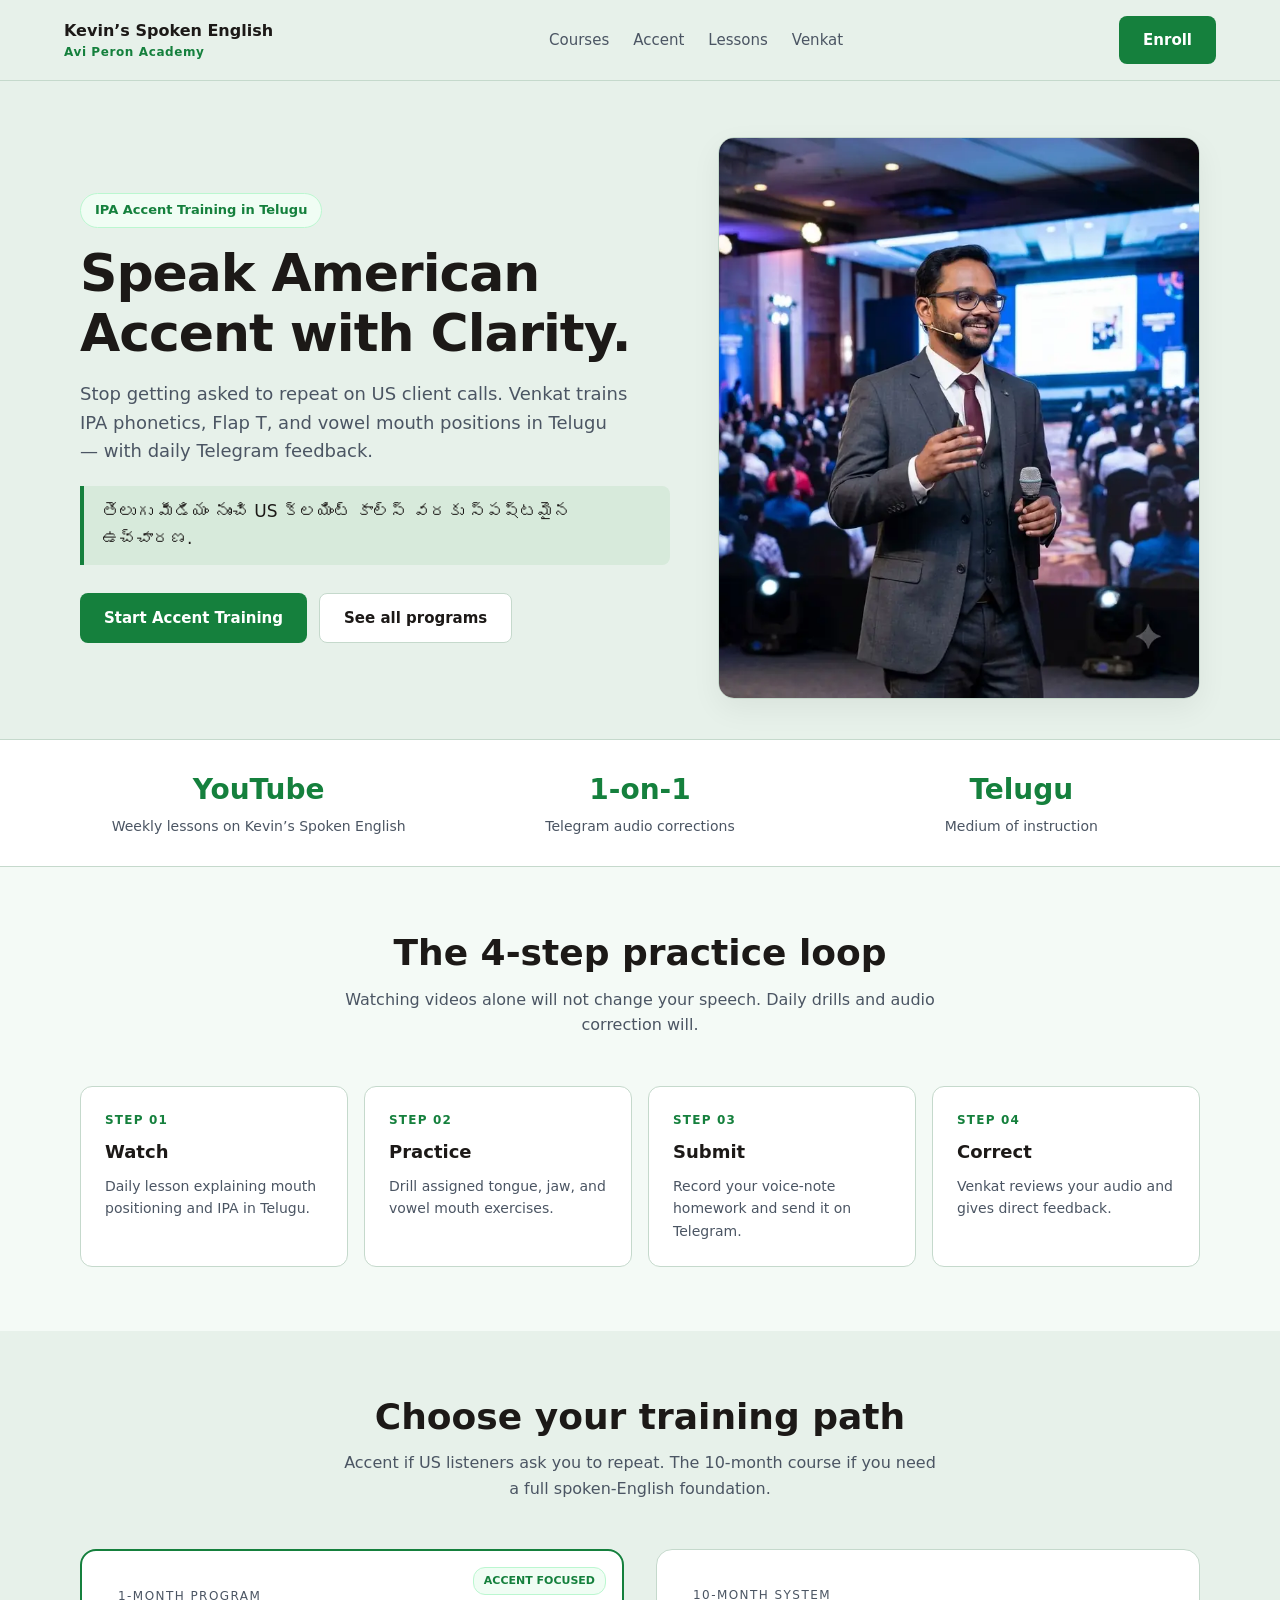
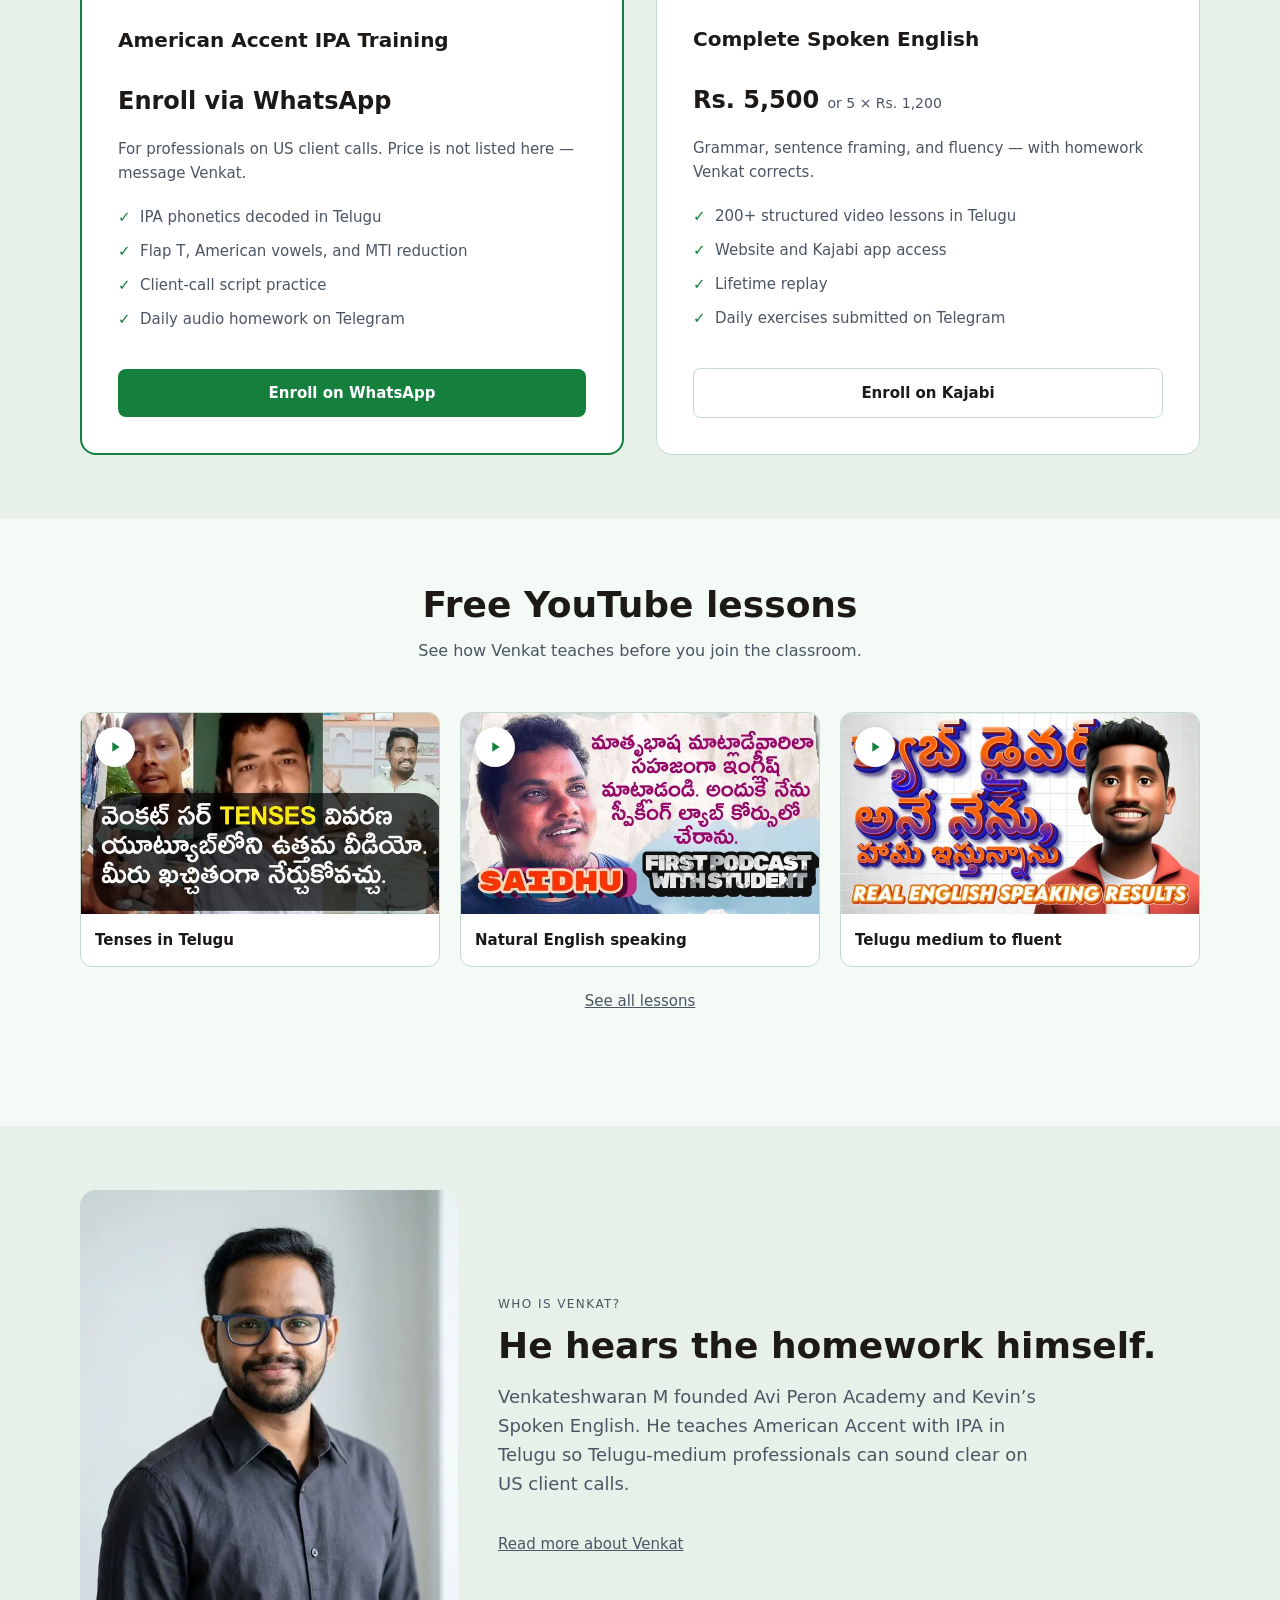
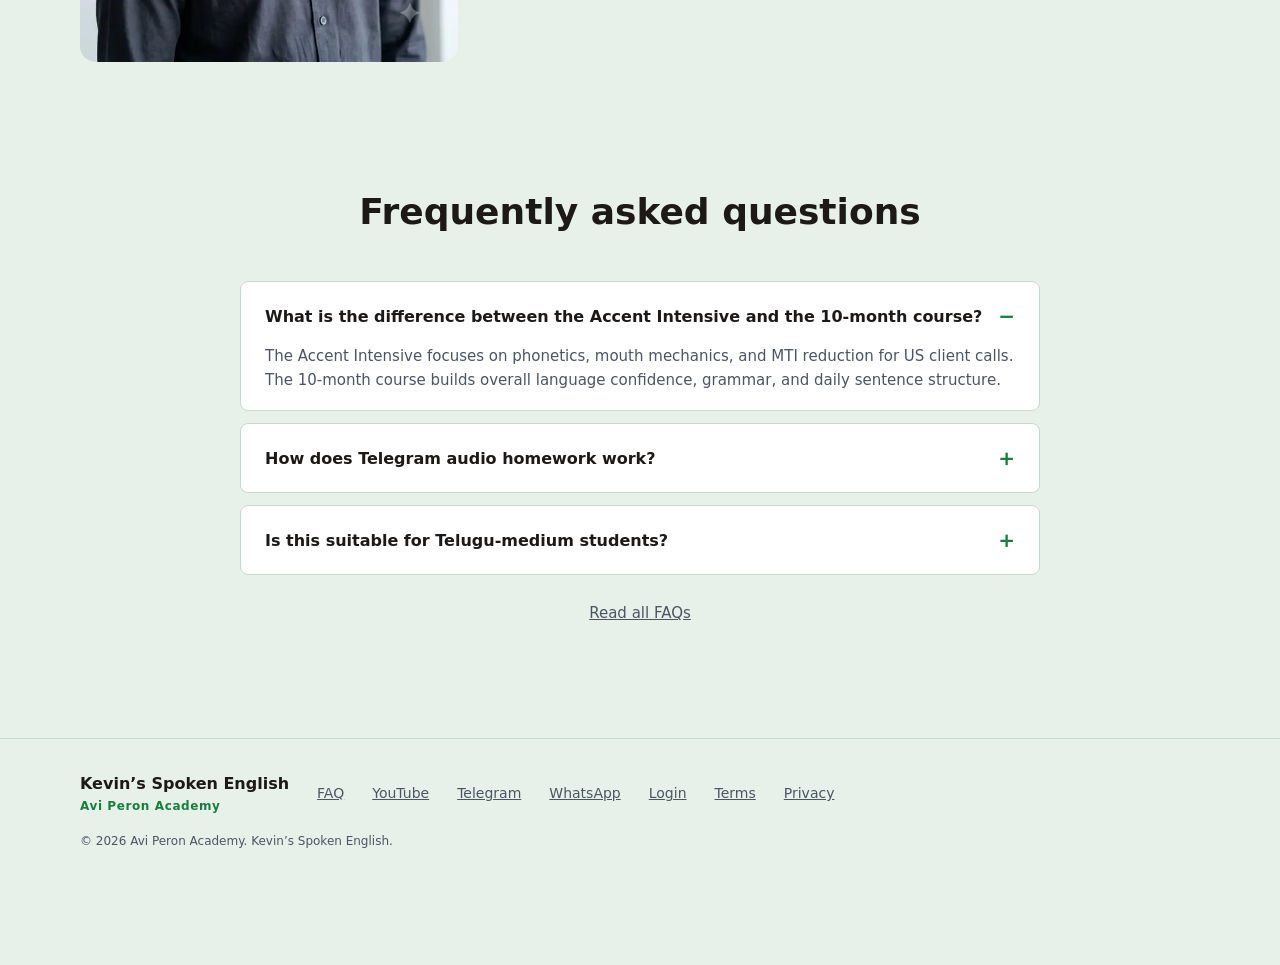
<file: cinematic/index.html>
<!DOCTYPE html>
<html lang="en-IN">
<head>
  <meta charset="UTF-8">
  <meta name="viewport" content="width=device-width, initial-scale=1">
  <title>American Accent Training in Telugu | Kevin's Spoken English</title>
  <meta name="description" content="Master American Accent with IPA in Telugu. Stop getting asked to repeat on US client calls. Homework personally corrected by Venkat on Telegram.">
  <link rel="stylesheet" href="styles.css">
  <link rel="preload" as="image" href="media/hero-stage.webp" type="image/webp" fetchpriority="high">
</head>
<body>
  <header class="nav">
    <a class="brand" href="index.html">
      <b>Kevin’s Spoken English</b>
      <span>Avi Peron Academy</span>
    </a>
    <nav class="nav-links">
      <a href="courses.html">Courses</a>
      <a href="accent.html">Accent</a>
      <a href="lessons.html">Lessons</a>
      <a href="venkat.html">Venkat</a>
    </nav>
    <a class="btn" href="courses.html">Enroll</a>
  </header>

  <main>
    <section class="wrap hero">
      <div>
        <p class="badge">IPA Accent Training in Telugu</p>
        <h1>Speak American Accent with Clarity.</h1>
        <p class="lede">Stop getting asked to repeat on US client calls. Venkat trains IPA phonetics, Flap T, and vowel mouth positions in Telugu — with daily Telegram feedback.</p>
        <p class="te-sub">తెలుగు మీడియం నుంచి US క్లయింట్ కాల్స్ వరకు స్పష్టమైన ఉచ్చారణ.</p>
        <div class="btn-row">
          <a class="btn-wa" href="https://wa.me/919059949657?text=Hi%20Venkat%2C%20I%20want%20to%20enroll%20in%20American%20Accent%20IPA%20Training%20in%20Telugu.">Start Accent Training</a>
          <a class="btn-secondary" href="courses.html">See all programs</a>
        </div>
      </div>
      <div class="hero-media">
        <img src="media/hero-stage.webp" width="720" height="803" alt="Venkat teaching American Accent IPA phonetics to Telugu students" fetchpriority="high">
      </div>
    </section>

    <section class="proof" aria-label="Proof">
      <div class="wrap proof-row">
        <div><b>YouTube</b><span>Weekly lessons on Kevin’s Spoken English</span></div>
        <div><b>1-on-1</b><span>Telegram audio corrections</span></div>
        <div><b>Telugu</b><span>Medium of instruction</span></div>
      </div>
    </section>

    <section class="band" id="method">
      <div class="wrap section">
      <div class="section-title">
        <h2>The 4-step practice loop</h2>
        <p>Watching videos alone will not change your speech. Daily drills and audio correction will.</p>
      </div>
      <div class="steps">
        <article class="step">
          <b>Step 01</b>
          <h3>Watch</h3>
          <p>Daily lesson explaining mouth positioning and IPA in Telugu.</p>
        </article>
        <article class="step">
          <b>Step 02</b>
          <h3>Practice</h3>
          <p>Drill assigned tongue, jaw, and vowel mouth exercises.</p>
        </article>
        <article class="step">
          <b>Step 03</b>
          <h3>Submit</h3>
          <p>Record your voice-note homework and send it on Telegram.</p>
        </article>
        <article class="step">
          <b>Step 04</b>
          <h3>Correct</h3>
          <p>Venkat reviews your audio and gives direct feedback.</p>
        </article>
      </div>
      </div>
    </section>

    <section class="wrap section" id="courses">
      <div class="section-title">
        <h2>Choose your training path</h2>
        <p>Accent if US listeners ask you to repeat. The 10-month course if you need a full spoken-English foundation.</p>
      </div>
      <div class="paths">
        <article class="card featured">
          <p class="tag">Accent focused</p>
          <p class="eyebrow">1-month program</p>
          <h3>American Accent IPA Training</h3>
          <p class="price">Enroll via WhatsApp</p>
          <p class="lede">For professionals on US client calls. Price is not listed here — message Venkat.</p>
          <ul>
            <li>IPA phonetics decoded in Telugu</li>
            <li>Flap T, American vowels, and MTI reduction</li>
            <li>Client-call script practice</li>
            <li>Daily audio homework on Telegram</li>
          </ul>
          <a class="btn-wa btn-full" href="https://wa.me/919059949657?text=Hi%20Venkat%2C%20I%20want%20to%20enroll%20in%20American%20Accent%20IPA%20Training%20in%20Telugu.">Enroll on WhatsApp</a>
        </article>
        <article class="card">
          <p class="eyebrow">10-month system</p>
          <h3>Complete Spoken English</h3>
          <p class="price">Rs. 5,500 <span class="micro">or 5 × Rs. 1,200</span></p>
          <p class="lede">Grammar, sentence framing, and fluency — with homework Venkat corrects.</p>
          <ul>
            <li>200+ structured video lessons in Telugu</li>
            <li>Website and Kajabi app access</li>
            <li>Lifetime replay</li>
            <li>Daily exercises submitted on Telegram</li>
          </ul>
          <a class="btn-secondary btn-full" href="https://www.aviperonacademy.com/kevinsspokenenglishinteluguredirect">Enroll on Kajabi</a>
        </article>
      </div>
    </section>

    <section class="band">
      <div class="wrap section">
      <div class="section-title">
        <h2>Free YouTube lessons</h2>
        <p>See how Venkat teaches before you join the classroom.</p>
      </div>
      <div class="yt">
        <a href="https://www.youtube.com/watch?v=aGidbKS23PA">
          <img src="media/yt-tenses.webp" width="640" height="360" alt="Tenses in Telugu" loading="lazy">
          <span>Tenses in Telugu</span>
        </a>
        <a href="https://www.youtube.com/watch?v=5TQZawKigZc">
          <img src="media/yt-speak.webp" width="640" height="360" alt="Natural English speaking" loading="lazy">
          <span>Natural English speaking</span>
        </a>
        <a href="https://www.youtube.com/watch?v=8cA1cVAwK2M">
          <img src="media/yt-fluent.webp" width="640" height="360" alt="Telugu medium to fluent" loading="lazy">
          <span>Telugu medium to fluent</span>
        </a>
      </div>
      <p class="section-title"><a class="text-link" href="lessons.html">See all lessons</a></p>
      </div>
    </section>

    <section class="wrap section">
      <div class="who">
        <img src="media/venkat-bio.webp" width="640" height="794" alt="Venkat, founder of Avi Peron Academy" loading="lazy">
        <div>
          <p class="eyebrow">Who is Venkat?</p>
          <h2>He hears the homework himself.</h2>
          <p class="lede">Venkateshwaran M founded Avi Peron Academy and Kevin’s Spoken English. He teaches American Accent with IPA in Telugu so Telugu-medium professionals can sound clear on US client calls.</p>
          <a class="text-link" href="venkat.html">Read more about Venkat</a>
        </div>
      </div>
    </section>

    <section class="wrap section">
      <div class="section-title">
        <h2>Frequently asked questions</h2>
      </div>
      <div class="faq">
        <details open>
          <summary>What is the difference between the Accent Intensive and the 10-month course?</summary>
          <p>The Accent Intensive focuses on phonetics, mouth mechanics, and MTI reduction for US client calls. The 10-month course builds overall language confidence, grammar, and daily sentence structure.</p>
        </details>
        <details>
          <summary>How does Telegram audio homework work?</summary>
          <p>After each lesson, you record a short voice note of the assigned drill and send it on Telegram. Venkat listens and gives personal corrections. Homework goes to @aviperon.</p>
        </details>
        <details>
          <summary>Is this suitable for Telugu-medium students?</summary>
          <p>Yes. Lessons and IPA are explained in Telugu so the method is usable from a Telugu-medium school background.</p>
        </details>
      </div>
      <p class="section-title"><a class="text-link" href="faq.html">Read all FAQs</a></p>
    </section>
  </main>

  <footer class="site-footer">
    <div class="wrap foot">
      <p class="brand"><b>Kevin’s Spoken English</b><span>Avi Peron Academy</span></p>
      <a href="faq.html">FAQ</a>
      <a href="https://www.youtube.com/c/KevinsSpokenEnglish">YouTube</a>
      <a href="https://t.me/aviperonacademytelugu">Telegram</a>
      <a href="https://wa.me/919059949657">WhatsApp</a>
      <a href="https://www.aviperonacademy.com/login">Login</a>
      <a href="https://www.aviperonacademy.com/pages/terms">Terms</a>
      <a href="https://www.aviperonacademy.com/pages/privacy-policy">Privacy</a>
    </div>
    <p class="wrap fine">© 2026 Avi Peron Academy. Kevin’s Spoken English.</p>
  </footer>

  <div class="mobile-bar">
    <a class="btn-wa" href="https://wa.me/919059949657?text=Hi%20Venkat%2C%20I%20want%20to%20enroll%20in%20American%20Accent%20IPA%20Training%20in%20Telugu.">Accent</a>
    <a class="btn-secondary" href="https://www.aviperonacademy.com/kevinsspokenenglishinteluguredirect">10-Month Course</a>
  </div>
</body>
</html>
</file>
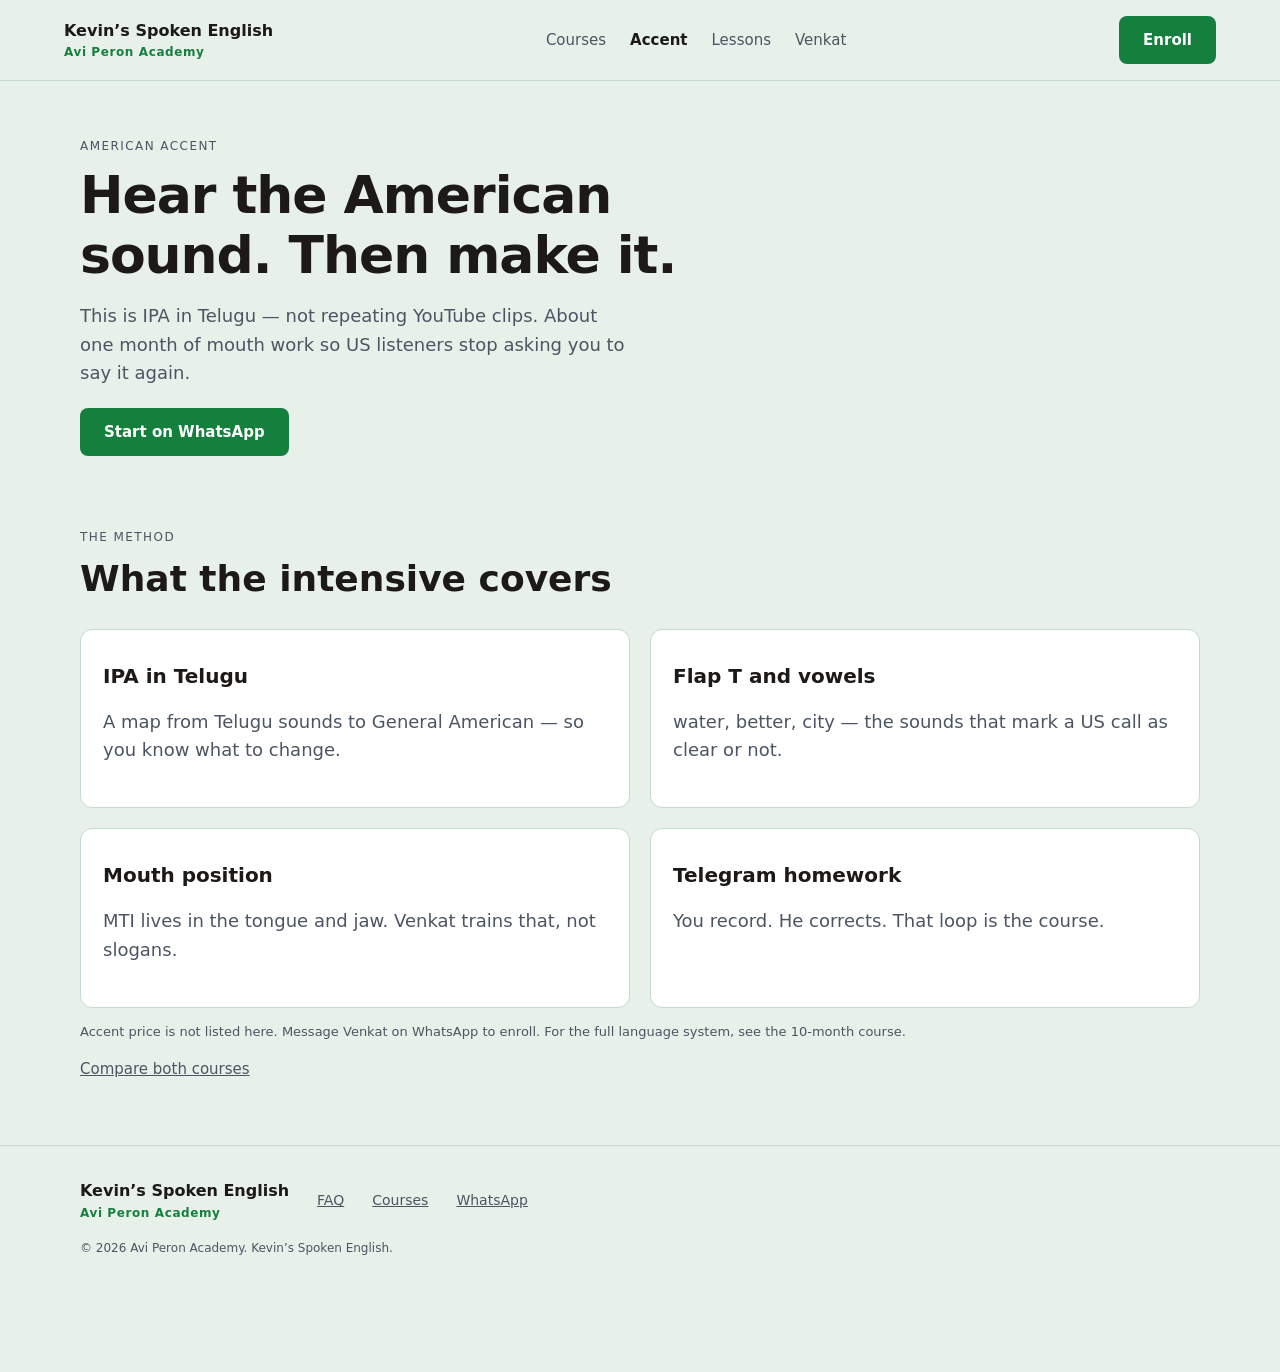
<file: cinematic/accent.html>
<!DOCTYPE html>
<html lang="en-IN">
<head>
  <meta charset="UTF-8">
  <meta name="viewport" content="width=device-width, initial-scale=1">
  <title>American Accent IPA in Telugu | Kevin's Spoken English</title>
  <meta name="description" content="IPA, Flap T, and MTI training in Telugu for US client calls. Enroll with Venkat on WhatsApp.">
  <link rel="stylesheet" href="styles.css">
</head>
<body>
  <header class="nav">
    <a class="brand" href="index.html"><b>Kevin’s Spoken English</b><span>Avi Peron Academy</span></a>
    <nav class="nav-links">
      <a href="courses.html">Courses</a>
      <a class="on" href="accent.html">Accent</a>
      <a href="lessons.html">Lessons</a>
      <a href="venkat.html">Venkat</a>
    </nav>
    <a class="btn" href="https://wa.me/919059949657?text=Hi%20Venkat%2C%20I%20want%20to%20enroll%20in%20American%20Accent%20IPA%20Training%20in%20Telugu.">Enroll</a>
  </header>
  <main class="wrap">
    <section class="page-hero">
      <p class="eyebrow">American Accent</p>
      <h1>Hear the American sound. Then make it.</h1>
      <p class="lede">This is IPA in Telugu — not repeating YouTube clips. About one month of mouth work so US listeners stop asking you to say it again.</p>
      <a class="btn" href="https://wa.me/919059949657?text=Hi%20Venkat%2C%20I%20want%20to%20enroll%20in%20American%20Accent%20IPA%20Training%20in%20Telugu.">Start on WhatsApp</a>
    </section>
    <section class="section">
      <p class="eyebrow">The method</p>
      <h2>What the intensive covers</h2>
      <div class="method">
        <div><h3>IPA in Telugu</h3><p class="lede">A map from Telugu sounds to General American — so you know what to change.</p></div>
        <div><h3>Flap T and vowels</h3><p class="lede">water, better, city — the sounds that mark a US call as clear or not.</p></div>
        <div><h3>Mouth position</h3><p class="lede">MTI lives in the tongue and jaw. Venkat trains that, not slogans.</p></div>
        <div><h3>Telegram homework</h3><p class="lede">You record. He corrects. That loop is the course.</p></div>
      </div>
      <p class="micro">Accent price is not listed here. Message Venkat on WhatsApp to enroll. For the full language system, see the 10-month course.</p>
      <a class="text-link" href="courses.html">Compare both courses</a>
    </section>
  </main>
  <footer class="site-footer">
    <div class="wrap foot">
      <p class="brand"><b>Kevin’s Spoken English</b><span>Avi Peron Academy</span></p>
      <a href="faq.html">FAQ</a>
      <a href="courses.html">Courses</a>
      <a href="https://wa.me/919059949657">WhatsApp</a>
    </div>
    <p class="wrap fine">© 2026 Avi Peron Academy. Kevin’s Spoken English.</p>
  </footer>
  <div class="mobile-bar">
    <a class="btn-ghost" href="https://wa.me/919059949657?text=Hi%20Venkat%2C%20I%20want%20to%20enroll%20in%20American%20Accent%20IPA%20Training%20in%20Telugu.">Accent</a>
    <a class="btn" href="https://www.aviperonacademy.com/kevinsspokenenglishinteluguredirect">10-Month Course</a>
  </div>
</body>
</html>
</file>
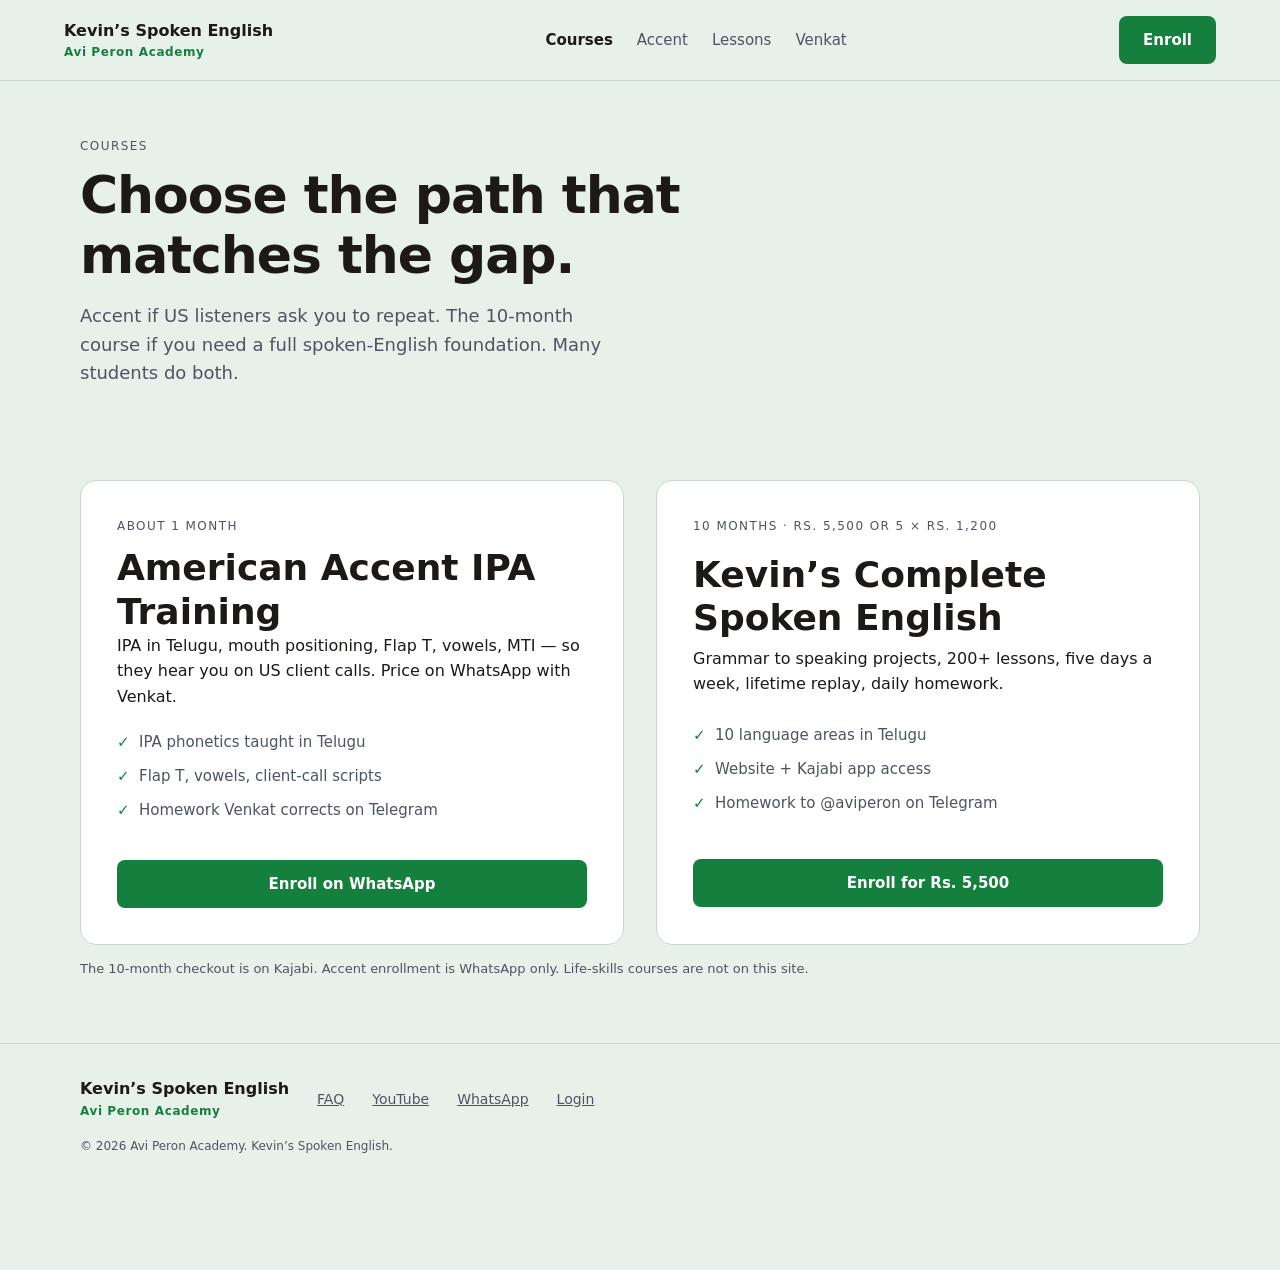
<file: cinematic/courses.html>
<!DOCTYPE html>
<html lang="en-IN">
<head>
  <meta charset="UTF-8">
  <meta name="viewport" content="width=device-width, initial-scale=1">
  <title>Courses | Kevin's Spoken English</title>
  <meta name="description" content="American Accent IPA Training in Telugu, and Kevin’s Complete Spoken English — 10 months, Rs. 5,500.">
  <link rel="stylesheet" href="styles.css">
</head>
<body>
  <header class="nav">
    <a class="brand" href="index.html"><b>Kevin’s Spoken English</b><span>Avi Peron Academy</span></a>
    <nav class="nav-links">
      <a class="on" href="courses.html">Courses</a>
      <a href="accent.html">Accent</a>
      <a href="lessons.html">Lessons</a>
      <a href="venkat.html">Venkat</a>
    </nav>
    <a class="btn" href="courses.html">Enroll</a>
  </header>
  <main class="wrap">
    <section class="page-hero">
      <p class="eyebrow">Courses</p>
      <h1>Choose the path that matches the gap.</h1>
      <p class="lede">Accent if US listeners ask you to repeat. The 10-month course if you need a full spoken-English foundation. Many students do both.</p>
    </section>
    <section class="section">
      <div class="paths">
        <article class="card">
          <p class="eyebrow">About 1 month</p>
          <h2>American Accent IPA Training</h2>
          <p>IPA in Telugu, mouth positioning, Flap T, vowels, MTI — so they hear you on US client calls. Price on WhatsApp with Venkat.</p>
          <ul>
            <li>IPA phonetics taught in Telugu</li>
            <li>Flap T, vowels, client-call scripts</li>
            <li>Homework Venkat corrects on Telegram</li>
          </ul>
          <a class="btn" href="https://wa.me/919059949657?text=Hi%20Venkat%2C%20I%20want%20to%20enroll%20in%20American%20Accent%20IPA%20Training%20in%20Telugu.">Enroll on WhatsApp</a>
        </article>
        <article class="card">
          <p class="eyebrow">10 months · Rs. 5,500 or 5 × Rs. 1,200</p>
          <h2>Kevin’s Complete Spoken English</h2>
          <p>Grammar to speaking projects, 200+ lessons, five days a week, lifetime replay, daily homework.</p>
          <ul>
            <li>10 language areas in Telugu</li>
            <li>Website + Kajabi app access</li>
            <li>Homework to @aviperon on Telegram</li>
          </ul>
          <a class="btn" href="https://www.aviperonacademy.com/kevinsspokenenglishinteluguredirect">Enroll for Rs. 5,500</a>
        </article>
      </div>
      <p class="micro">The 10-month checkout is on Kajabi. Accent enrollment is WhatsApp only. Life-skills courses are not on this site.</p>
    </section>
  </main>
  <footer class="site-footer">
    <div class="wrap foot">
      <p class="brand"><b>Kevin’s Spoken English</b><span>Avi Peron Academy</span></p>
      <a href="faq.html">FAQ</a>
      <a href="https://www.youtube.com/c/KevinsSpokenEnglish">YouTube</a>
      <a href="https://wa.me/919059949657">WhatsApp</a>
      <a href="https://www.aviperonacademy.com/login">Login</a>
    </div>
    <p class="wrap fine">© 2026 Avi Peron Academy. Kevin’s Spoken English.</p>
  </footer>
  <div class="mobile-bar">
    <a class="btn-ghost" href="https://wa.me/919059949657?text=Hi%20Venkat%2C%20I%20want%20to%20enroll%20in%20American%20Accent%20IPA%20Training%20in%20Telugu.">Accent</a>
    <a class="btn" href="https://www.aviperonacademy.com/kevinsspokenenglishinteluguredirect">10-Month Course</a>
  </div>
</body>
</html>
</file>
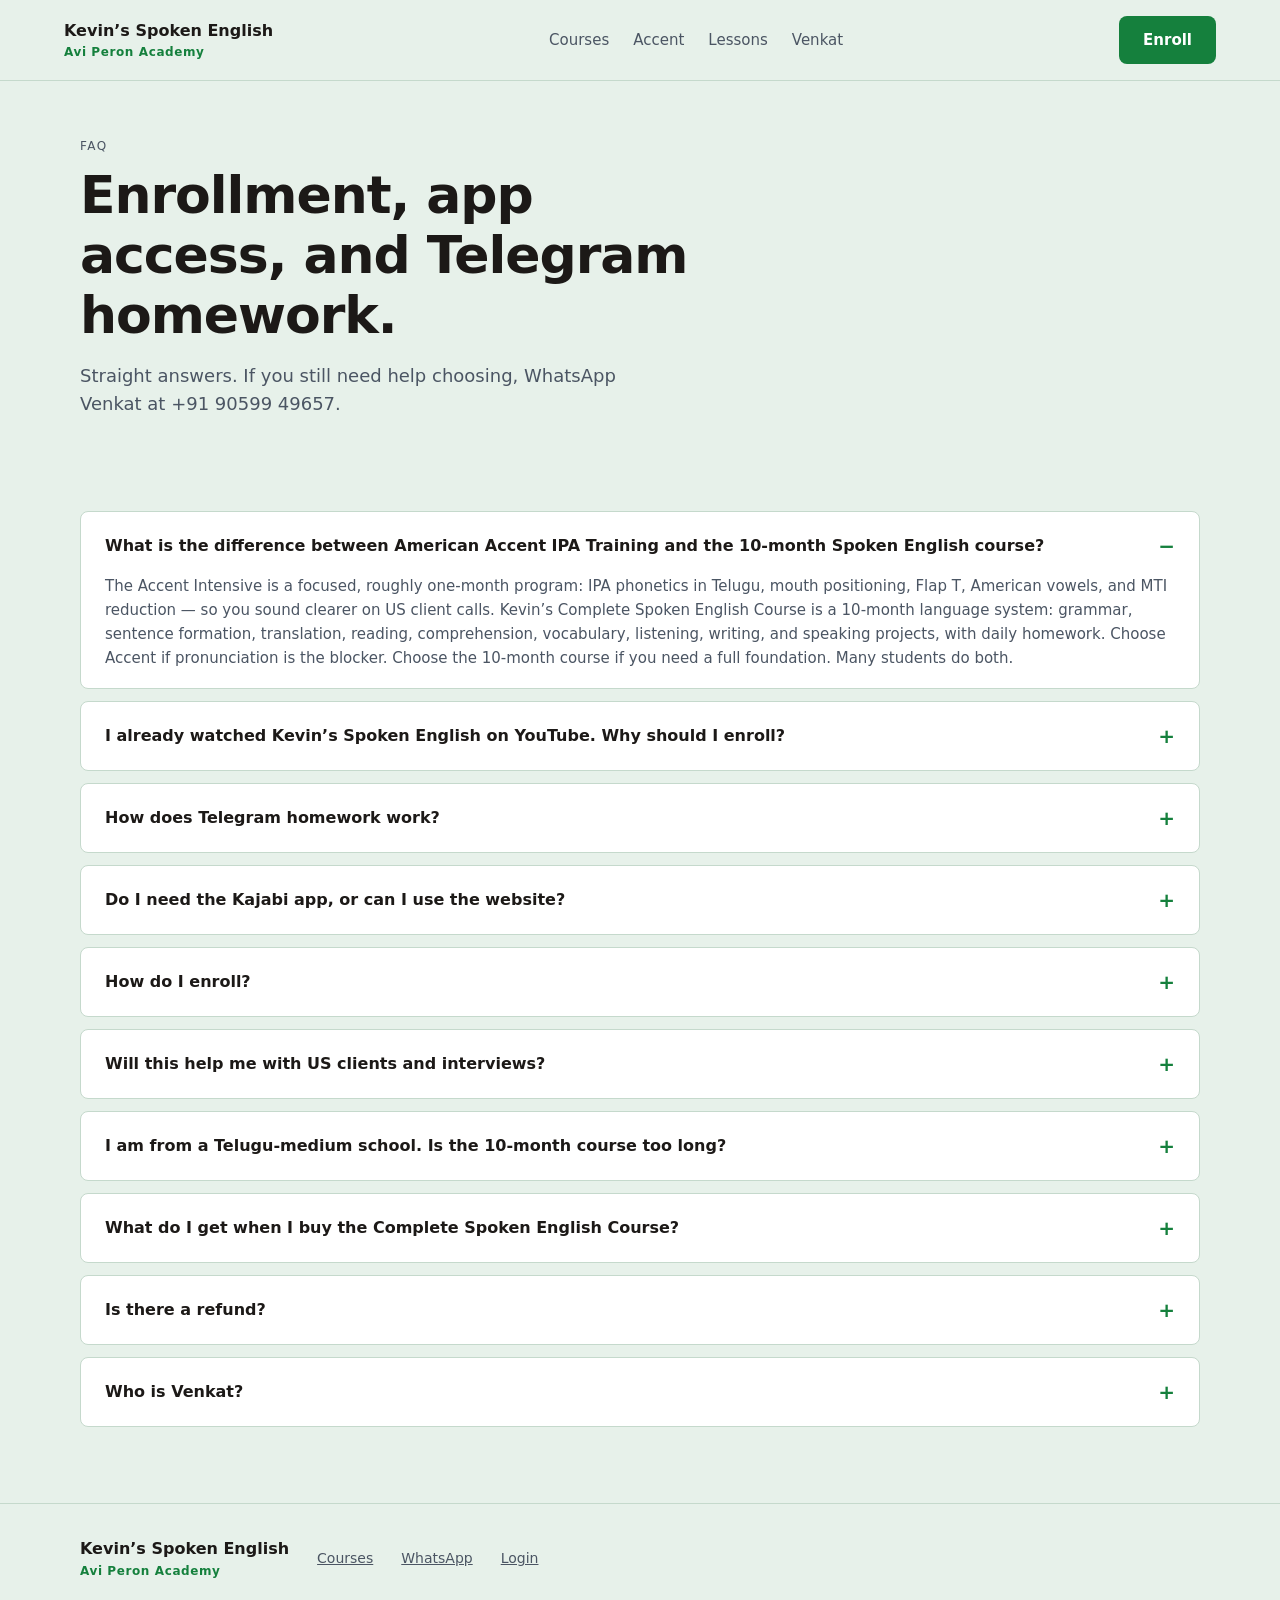
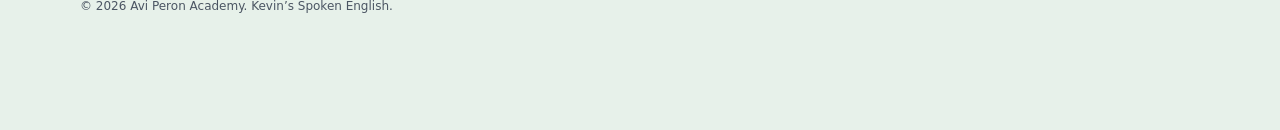
<file: cinematic/faq.html>
<!DOCTYPE html>
<html lang="en-IN">
<head>
  <meta charset="UTF-8">
  <meta name="viewport" content="width=device-width, initial-scale=1">
  <title>FAQ | Kevin's Spoken English</title>
  <meta name="description" content="Accent vs 10-month course, Telegram homework, Kajabi app, enrollment, and refunds.">
  <link rel="stylesheet" href="styles.css">
</head>
<body>
  <header class="nav">
    <a class="brand" href="index.html"><b>Kevin’s Spoken English</b><span>Avi Peron Academy</span></a>
    <nav class="nav-links">
      <a href="courses.html">Courses</a>
      <a href="accent.html">Accent</a>
      <a href="lessons.html">Lessons</a>
      <a href="venkat.html">Venkat</a>
    </nav>
    <a class="btn" href="courses.html">Enroll</a>
  </header>
  <main class="wrap">
    <section class="page-hero">
      <p class="eyebrow">FAQ</p>
      <h1>Enrollment, app access, and Telegram homework.</h1>
      <p class="lede">Straight answers. If you still need help choosing, WhatsApp Venkat at +91 90599 49657.</p>
    </section>
    <section class="section">
      <details open>
        <summary>What is the difference between American Accent IPA Training and the 10-month Spoken English course?</summary>
        <p>The Accent Intensive is a focused, roughly one-month program: IPA phonetics in Telugu, mouth positioning, Flap T, American vowels, and MTI reduction — so you sound clearer on US client calls. Kevin’s Complete Spoken English Course is a 10-month language system: grammar, sentence formation, translation, reading, comprehension, vocabulary, listening, writing, and speaking projects, with daily homework. Choose Accent if pronunciation is the blocker. Choose the 10-month course if you need a full foundation. Many students do both.</p>
      </details>
      <details>
        <summary>I already watched Kevin’s Spoken English on YouTube. Why should I enroll?</summary>
        <p>YouTube teaches the idea. Enrollment gives you the sequenced classroom, lifetime replay, and daily homework that Venkat personally corrects on Telegram. Watching is optional education. Submission is what changes your speech.</p>
      </details>
      <details>
        <summary>How does Telegram homework work?</summary>
        <p>After each class, you complete the assigned drill and submit it on Telegram for correction by Venkat (@aviperon). Feedback is on your work. There is also a Telugu community at t.me/aviperonacademytelugu.</p>
      </details>
      <details>
        <summary>Do I need the Kajabi app, or can I use the website?</summary>
        <p>Both. After you pay and register, you receive account access. You can watch on the Avi Peron Academy website or on the mobile app. The 10-month calendar is the teaching pace, not an expiry date on your login.</p>
      </details>
      <details>
        <summary>How do I enroll?</summary>
        <p>American Accent IPA Training enrolls on WhatsApp. Kevin’s Complete Spoken English is Rs. 5,500 one-time or five EMIs of Rs. 1,200 on Kajabi. If you are unsure which program fits, WhatsApp +91 90599 49657.</p>
      </details>
      <details>
        <summary>Will this help me with US clients and interviews?</summary>
        <p>It is built for Telugu speakers who must be understood in professional English — including US client calls, accent-sensitive roles, and interviews. IPA targets clarity. The 10-month course targets accuracy and fluency.</p>
      </details>
      <details>
        <summary>I am from a Telugu-medium school. Is the 10-month course too long?</summary>
        <p>Thirty-day courses sell hope. This course covers the foundation those years of school did not, taught in Telugu, practised as homework. Lifetime access means you can replay after the 10 months end.</p>
      </details>
      <details>
        <summary>What do I get when I buy the Complete Spoken English Course?</summary>
        <p>Access to 200+ lessons, website and app access for life, a 10-month teaching schedule (5 days a week), and homework correction. Fluency is guaranteed if you attend the work and submit homework — not if you only purchase.</p>
      </details>
      <details>
        <summary>Is there a refund?</summary>
        <p>No. This is a commitment-based classroom. Join if you are prepared to do the homework.</p>
      </details>
      <details>
        <summary>Who is Venkat?</summary>
        <p>Venkat (Venkateshwaran M) is the founder of Avi Peron Academy and the instructor behind Kevin’s Spoken English. He teaches in Telugu and corrects homework himself.</p>
      </details>
    </section>
  </main>
  <footer class="site-footer">
    <div class="wrap foot">
      <p class="brand"><b>Kevin’s Spoken English</b><span>Avi Peron Academy</span></p>
      <a href="courses.html">Courses</a>
      <a href="https://wa.me/919059949657">WhatsApp</a>
      <a href="https://www.aviperonacademy.com/login">Login</a>
    </div>
    <p class="wrap fine">© 2026 Avi Peron Academy. Kevin’s Spoken English.</p>
  </footer>
  <div class="mobile-bar">
    <a class="btn-ghost" href="https://wa.me/919059949657?text=Hi%20Venkat%2C%20I%20want%20to%20enroll%20in%20American%20Accent%20IPA%20Training%20in%20Telugu.">Accent</a>
    <a class="btn" href="https://www.aviperonacademy.com/kevinsspokenenglishinteluguredirect">10-Month Course</a>
  </div>
</body>
</html>
</file>
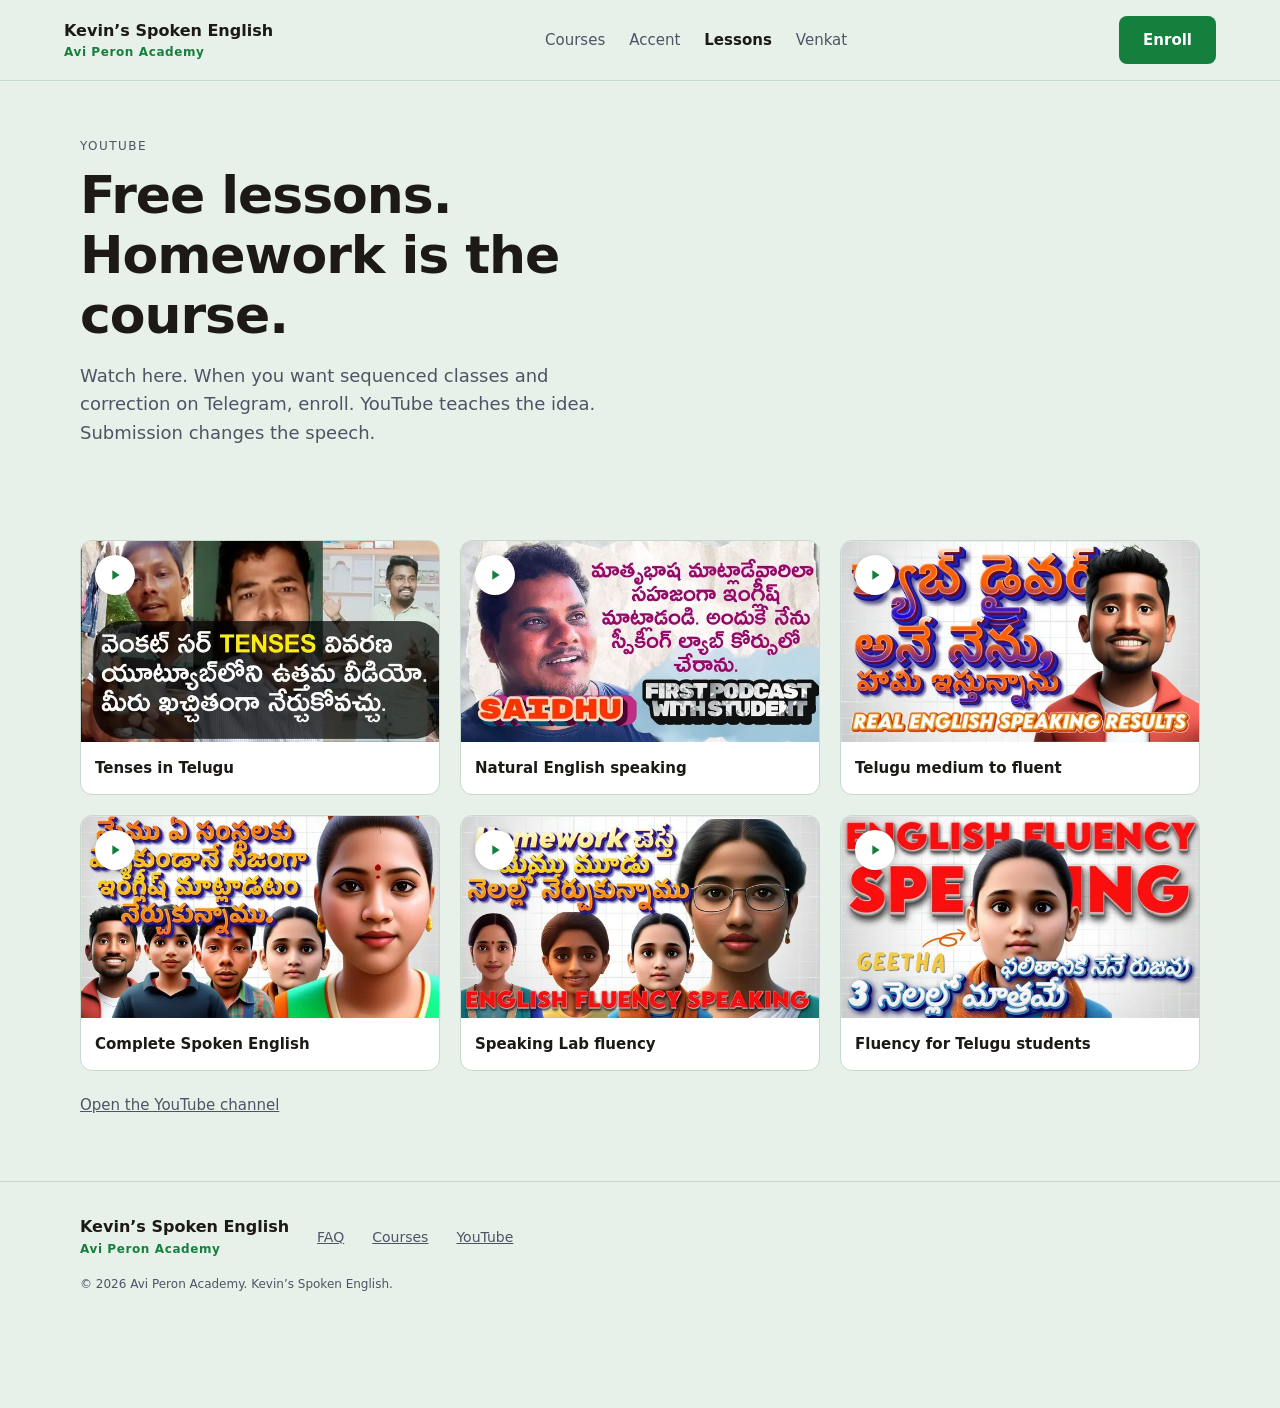
<file: cinematic/lessons.html>
<!DOCTYPE html>
<html lang="en-IN">
<head>
  <meta charset="UTF-8">
  <meta name="viewport" content="width=device-width, initial-scale=1">
  <title>Free lessons | Kevin's Spoken English</title>
  <meta name="description" content="Free Kevin’s Spoken English lessons on YouTube. Enroll when you want daily homework from Venkat.">
  <link rel="stylesheet" href="styles.css">
</head>
<body>
  <header class="nav">
    <a class="brand" href="index.html"><b>Kevin’s Spoken English</b><span>Avi Peron Academy</span></a>
    <nav class="nav-links">
      <a href="courses.html">Courses</a>
      <a href="accent.html">Accent</a>
      <a class="on" href="lessons.html">Lessons</a>
      <a href="venkat.html">Venkat</a>
    </nav>
    <a class="btn" href="courses.html">Enroll</a>
  </header>
  <main class="wrap">
    <section class="page-hero">
      <p class="eyebrow">YouTube</p>
      <h1>Free lessons. Homework is the course.</h1>
      <p class="lede">Watch here. When you want sequenced classes and correction on Telegram, enroll. YouTube teaches the idea. Submission changes the speech.</p>
    </section>
    <section class="section">
      <div class="yt">
        <a href="https://www.youtube.com/watch?v=aGidbKS23PA">
          <img src="media/yt-tenses.webp" width="640" height="360" alt="Tenses in Telugu">
          <span>Tenses in Telugu</span>
        </a>
        <a href="https://www.youtube.com/watch?v=5TQZawKigZc">
          <img src="media/yt-speak.webp" width="640" height="360" alt="Natural English speaking" loading="lazy">
          <span>Natural English speaking</span>
        </a>
        <a href="https://www.youtube.com/watch?v=8cA1cVAwK2M">
          <img src="media/yt-fluent.webp" width="640" height="360" alt="Telugu medium to fluent" loading="lazy">
          <span>Telugu medium to fluent</span>
        </a>
        <a href="https://www.youtube.com/watch?v=aSjN8jlffY4">
          <img src="media/yt-course.webp" width="640" height="360" alt="Complete Spoken English" loading="lazy">
          <span>Complete Spoken English</span>
        </a>
        <a href="https://www.youtube.com/watch?v=JWqylkCuRIQ">
          <img src="media/yt-lab.webp" width="640" height="360" alt="Speaking Lab fluency" loading="lazy">
          <span>Speaking Lab fluency</span>
        </a>
        <a href="https://www.youtube.com/watch?v=rbrtAsfa5Dc">
          <img src="media/yt-flow.webp" width="640" height="360" alt="Fluency for Telugu students" loading="lazy">
          <span>Fluency for Telugu students</span>
        </a>
      </div>
      <a class="text-link" href="https://www.youtube.com/c/KevinsSpokenEnglish">Open the YouTube channel</a>
    </section>
  </main>
  <footer class="site-footer">
    <div class="wrap foot">
      <p class="brand"><b>Kevin’s Spoken English</b><span>Avi Peron Academy</span></p>
      <a href="faq.html">FAQ</a>
      <a href="courses.html">Courses</a>
      <a href="https://www.youtube.com/c/KevinsSpokenEnglish">YouTube</a>
    </div>
    <p class="wrap fine">© 2026 Avi Peron Academy. Kevin’s Spoken English.</p>
  </footer>
  <div class="mobile-bar">
    <a class="btn-ghost" href="https://wa.me/919059949657?text=Hi%20Venkat%2C%20I%20want%20to%20enroll%20in%20American%20Accent%20IPA%20Training%20in%20Telugu.">Accent</a>
    <a class="btn" href="https://www.aviperonacademy.com/kevinsspokenenglishinteluguredirect">10-Month Course</a>
  </div>
</body>
</html>
</file>
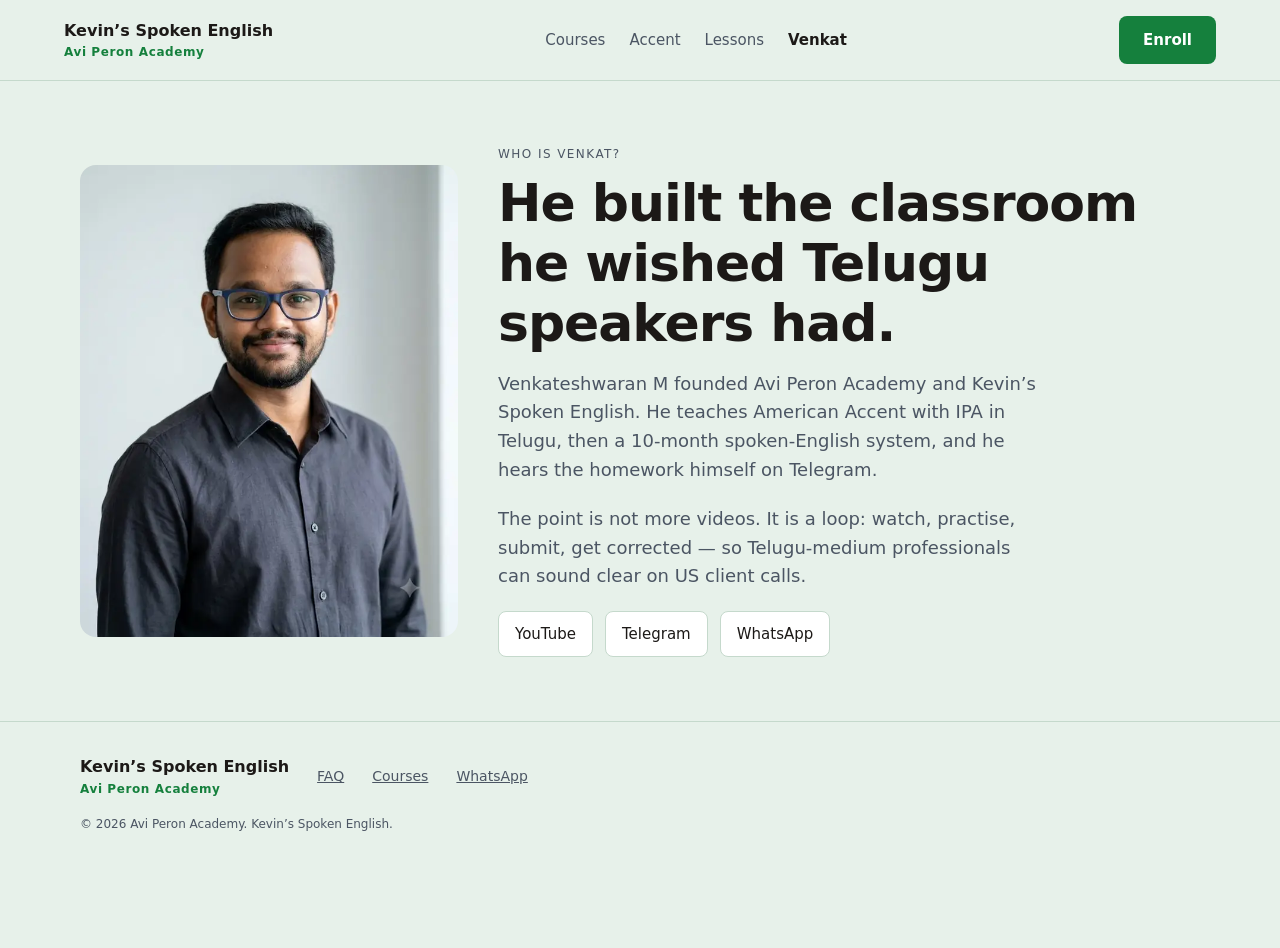
<file: cinematic/venkat.html>
<!DOCTYPE html>
<html lang="en-IN">
<head>
  <meta charset="UTF-8">
  <meta name="viewport" content="width=device-width, initial-scale=1">
  <title>Who is Venkat | Kevin's Spoken English</title>
  <meta name="description" content="Venkateshwaran M founded Avi Peron Academy and Kevin’s Spoken English. He teaches IPA and spoken English in Telugu, and corrects homework himself.">
  <link rel="stylesheet" href="styles.css">
</head>
<body>
  <header class="nav">
    <a class="brand" href="index.html"><b>Kevin’s Spoken English</b><span>Avi Peron Academy</span></a>
    <nav class="nav-links">
      <a href="courses.html">Courses</a>
      <a href="accent.html">Accent</a>
      <a href="lessons.html">Lessons</a>
      <a class="on" href="venkat.html">Venkat</a>
    </nav>
    <a class="btn" href="courses.html">Enroll</a>
  </header>
  <main class="wrap section">
    <div class="who">
      <img src="media/venkat-bio.webp" width="640" height="794" alt="Venkat, founder of Avi Peron Academy" fetchpriority="high">
      <div>
        <p class="eyebrow">Who is Venkat?</p>
        <h1>He built the classroom he wished Telugu speakers had.</h1>
        <p class="lede">Venkateshwaran M founded Avi Peron Academy and Kevin’s Spoken English. He teaches American Accent with IPA in Telugu, then a 10-month spoken-English system, and he hears the homework himself on Telegram.</p>
        <p class="lede">The point is not more videos. It is a loop: watch, practise, submit, get corrected — so Telugu-medium professionals can sound clear on US client calls.</p>
        <div class="social">
          <a href="https://www.youtube.com/c/KevinsSpokenEnglish">YouTube</a>
          <a href="https://t.me/aviperonacademytelugu">Telegram</a>
          <a href="https://wa.me/919059949657">WhatsApp</a>
        </div>
      </div>
    </div>
  </main>
  <footer class="site-footer">
    <div class="wrap foot">
      <p class="brand"><b>Kevin’s Spoken English</b><span>Avi Peron Academy</span></p>
      <a href="faq.html">FAQ</a>
      <a href="courses.html">Courses</a>
      <a href="https://wa.me/919059949657">WhatsApp</a>
    </div>
    <p class="wrap fine">© 2026 Avi Peron Academy. Kevin’s Spoken English.</p>
  </footer>
  <div class="mobile-bar">
    <a class="btn-ghost" href="https://wa.me/919059949657?text=Hi%20Venkat%2C%20I%20want%20to%20enroll%20in%20American%20Accent%20IPA%20Training%20in%20Telugu.">Accent</a>
    <a class="btn" href="https://www.aviperonacademy.com/kevinsspokenenglishinteluguredirect">10-Month Course</a>
  </div>
</body>
</html>
</file>
<file: cinematic/styles.css>
:root {
  --bg: #e7f1ea;
  --card: #fff;
  --ink: #1c1917;
  --muted: #4b5563;
  --line: #c5d9cc;
  --fill: #d7eadb;
  --primary: #15803d;
  --primary-hover: #166534;
  --btn: var(--primary);
  --btn-text: #fff;
  --font: system-ui, -apple-system, "Segoe UI", Roboto, "Noto Sans", "Noto Sans Telugu", sans-serif;
}
*, *::before, *::after { box-sizing: border-box; margin: 0; padding: 0; }
html { scroll-behavior: smooth; }
body {
  background: var(--bg);
  color: var(--ink);
  font-family: var(--font);
  line-height: 1.6;
  padding-bottom: 90px;
}
img { display: block; max-width: 100%; height: auto; }
a { color: inherit; }
.wrap { width: min(1120px, calc(100% - 40px)); margin: 0 auto; }

.nav {
  position: sticky; top: 0; z-index: 50;
  display: flex; align-items: center; justify-content: space-between;
  gap: 16px; padding: 16px 5vw;
  background: var(--bg);
  border-bottom: 1px solid var(--line);
}
.brand { display: flex; flex-direction: column; text-decoration: none; }
.brand b { font-size: 16px; }
.brand span { font-size: 12px; color: var(--primary); font-weight: 700; letter-spacing: 0.05em; }
.nav-links { display: flex; gap: 24px; }
.nav-links a { text-decoration: none; color: var(--muted); font-size: 15px; font-weight: 500; }
.nav-links a.on { color: var(--ink); font-weight: 650; }

.btn, .btn-ghost, .btn-wa, .btn-secondary {
  display: inline-flex; align-items: center; justify-content: center;
  padding: 12px 24px; text-decoration: none; font-weight: 700; font-size: 15px;
  border-radius: 8px;
}
.btn { background: var(--primary); color: #fff; }
.btn:hover { background: var(--primary-hover); }
.btn-wa { background: var(--primary); color: #fff; }
.btn-wa:hover { background: var(--primary-hover); }
.btn-ghost, .btn-secondary {
  border: 1px solid var(--line); background: #fff; color: var(--ink);
}
.btn-row { display: flex; flex-wrap: wrap; gap: 12px; }
.btn-full { width: 100%; }
.text-link { display: inline-block; margin-top: 14px; color: var(--muted); font-size: 15px; }

.hero {
  display: grid; grid-template-columns: 1.1fr 0.9fr;
  gap: 48px; align-items: center;
  padding: 56px 0 40px;
}
.page-hero { padding: 56px 0 8px; }
.badge {
  display: inline-block; padding: 6px 14px; border-radius: 20px;
  background: #f0fdf4; border: 1px solid #bbf7d0;
  color: var(--primary); font-size: 13px; font-weight: 700; margin-bottom: 16px;
}
h1 { font-size: clamp(34px, 4.5vw, 52px); line-height: 1.15; font-weight: 800; letter-spacing: -0.02em; max-width: 18ch; }
h2 { font-size: clamp(26px, 3.2vw, 36px); line-height: 1.2; font-weight: 800; }
h3 { font-size: 20px; margin: 8px 0 10px; }
.lede { color: var(--muted); font-size: 18px; max-width: 48ch; margin: 16px 0 20px; }
.te-sub {
  font-size: 17px; margin: 0 0 28px;
  background: var(--fill); padding: 12px 18px;
  border-left: 4px solid var(--primary); border-radius: 0 8px 8px 0;
}
.hero-media {
  border-radius: 16px; overflow: hidden;
  border: 1px solid var(--line);
  box-shadow: 0 10px 30px rgba(0, 0, 0, 0.06);
}
.hero-media img {
  width: 100%; height: min(560px, 72vh);
  object-fit: cover; object-position: center 18%;
}

.proof { background: #fff; border-top: 1px solid var(--line); border-bottom: 1px solid var(--line); }
.proof-row {
  display: grid; grid-template-columns: repeat(3, 1fr);
  gap: 24px; padding: 28px 0; text-align: center;
}
.proof-row b { display: block; font-size: 28px; font-weight: 800; color: var(--primary); }
.proof-row span { color: var(--muted); font-size: 14px; font-weight: 500; }

.section { padding: 64px 0; }
.band { background: #f4faf6; }
.section-title { text-align: center; max-width: 600px; margin: 0 auto 48px; }
.section-title p { color: var(--muted); font-size: 16px; margin-top: 12px; }
.eyebrow { font-size: 12px; letter-spacing: 0.12em; text-transform: uppercase; color: var(--muted); margin-bottom: 10px; }
.micro { margin-top: 14px; color: var(--muted); font-size: 13px; }

.steps { display: grid; grid-template-columns: repeat(4, 1fr); gap: 16px; }
.step {
  background: var(--card); border: 1px solid var(--line);
  padding: 24px; border-radius: 12px;
}
.step b { display: block; font-size: 12px; font-weight: 800; color: var(--primary); letter-spacing: 0.1em; text-transform: uppercase; margin-bottom: 8px; }
.step h3 { font-size: 18px; margin: 0 0 8px; }
.step p { font-size: 14px; color: var(--muted); }

.paths { display: grid; grid-template-columns: 1fr 1fr; gap: 32px; }
.card {
  background: var(--card); border: 1px solid var(--line);
  border-radius: 16px; padding: 36px;
  display: flex; flex-direction: column; justify-content: space-between;
  position: relative;
}
.card.featured { border: 2px solid var(--primary); }
.tag {
  position: absolute; top: 16px; right: 16px;
  background: #f0fdf4; color: var(--primary); border: 1px solid #bbf7d0;
  font-size: 11px; font-weight: 800; padding: 4px 10px; border-radius: 12px; text-transform: uppercase;
}
.price { font-size: 24px; font-weight: 800; margin: 16px 0; }
.price span { margin: 0; font-size: 14px; font-weight: 400; color: var(--muted); }
.card .lede { font-size: 15px; margin: 0; }
.card ul { list-style: none; margin: 20px 0 28px; }
.card li { font-size: 15px; color: var(--muted); margin-bottom: 10px; padding-left: 22px; position: relative; }
.card li::before { content: "✓"; position: absolute; left: 0; color: var(--primary); font-weight: 700; }

.yt {
  display: grid; grid-template-columns: repeat(3, 1fr);
  gap: 20px; margin: 0 0 8px;
}
.yt a {
  position: relative; text-decoration: none; background: var(--card);
  border: 1px solid var(--line); border-radius: 12px; overflow: hidden;
}
.yt img { width: 100%; aspect-ratio: 16 / 9; object-fit: cover; }
.yt a::after {
  content: ""; position: absolute; left: 14px; top: 14px;
  width: 40px; height: 40px; border-radius: 50%;
  background: #fff url("data:image/svg+xml,%3Csvg xmlns='http://www.w3.org/2000/svg' viewBox='0 0 24 24'%3E%3Cpath fill='%2315803d' d='M8 5v14l11-7z'/%3E%3C/svg%3E") center/16px no-repeat;
  box-shadow: 0 2px 10px rgba(0,0,0,.2);
}
.yt span { display: block; padding: 14px; font-size: 15px; font-weight: 600; }

.who { display: grid; grid-template-columns: 0.7fr 1.3fr; gap: 40px; align-items: center; }
.who img { width: 100%; aspect-ratio: 4 / 5; object-fit: cover; object-position: center top; border-radius: 16px; }

.method { display: grid; grid-template-columns: 1fr 1fr; gap: 20px; margin-top: 28px; }
.method div { padding: 22px; border: 1px solid var(--line); border-radius: 12px; background: var(--card); }

.social { display: flex; flex-wrap: wrap; gap: 12px; margin-top: 20px; }
.social a {
  padding: 10px 16px; border: 1px solid var(--line); text-decoration: none; font-size: 15px; border-radius: 8px; background: #fff;
}

.faq { max-width: 800px; margin: 0 auto; }
details {
  background: var(--card); border: 1px solid var(--line);
  border-radius: 8px; margin-bottom: 12px; padding: 18px 24px;
}
details summary {
  cursor: pointer; font-weight: 700; font-size: 16px; list-style: none;
  display: flex; justify-content: space-between; align-items: center; gap: 12px;
}
details summary::-webkit-details-marker { display: none; }
details summary::after { content: "+"; font-size: 20px; color: var(--primary); }
details[open] summary::after { content: "−"; }
details p { margin-top: 12px; color: var(--muted); font-size: 15px; }

.site-footer { border-top: 1px solid var(--line); padding: 32px 0 24px; }
.foot { display: flex; flex-wrap: wrap; gap: 16px 28px; align-items: center; }
.foot a { color: var(--muted); font-size: 14px; }
.fine { margin-top: 16px; color: var(--muted); font-size: 12px; }

.mobile-bar {
  display: none; position: fixed; left: 0; right: 0; bottom: 0; z-index: 100;
  gap: 12px; padding: 12px 16px calc(12px + env(safe-area-inset-bottom));
  background: color-mix(in srgb, #fff 95%, transparent);
  backdrop-filter: blur(10px);
  border-top: 1px solid var(--line);
}
.mobile-bar .btn, .mobile-bar .btn-ghost, .mobile-bar .btn-wa, .mobile-bar .btn-secondary { flex: 1; padding: 10px; font-size: 13px; }

@media (max-width: 860px) {
  .hero, .who, .proof-row, .yt, .paths, .method, .steps { grid-template-columns: 1fr; }
  .hero { padding-top: 32px; }
  .hero-media img { height: 420px; }
  .nav-links { display: none; }
  .mobile-bar { display: flex; }
  .yt { grid-template-columns: 1fr 1fr; }
}
@media (max-width: 520px) {
  .yt { grid-template-columns: 1fr; }
}
</file>
